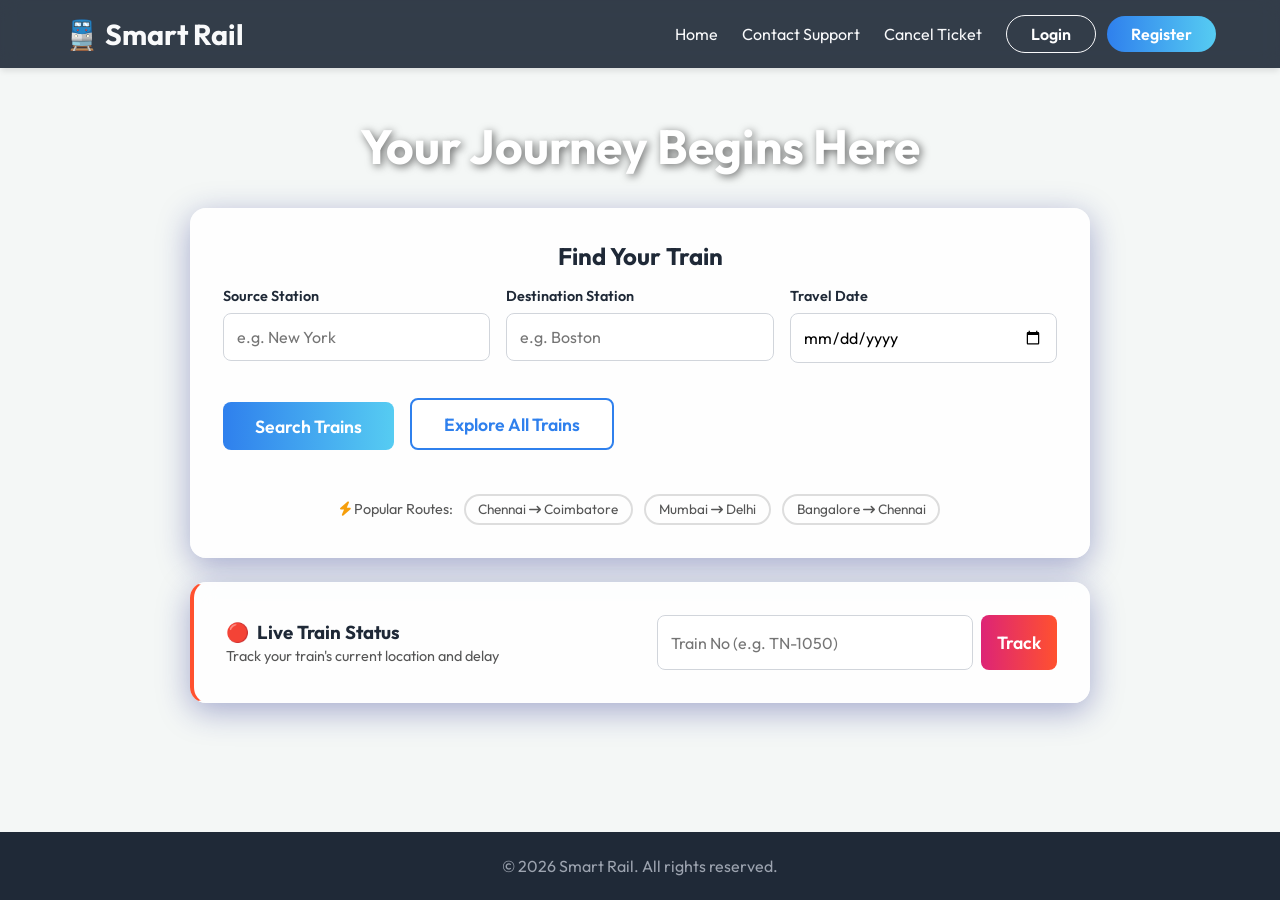
<file: index.html>
<!DOCTYPE html>
<html lang="en">
<head>
  <meta charset="UTF-8">
  <meta name="viewport" content="width=device-width, initial-scale=1.0">
  <title>Smart Rail | Home</title>
  <link rel="stylesheet" href="./css/index.css">
  <link rel="stylesheet" href="https://cdnjs.cloudflare.com/ajax/libs/font-awesome/6.0.0/css/all.min.css">
</head>
<body>
  <nav>
    <a href="index.html" class="logo">
      🚆 Smart Rail
    </a>
    <ul id="nav-links">
      <li><a href="index.html">Home</a></li>
      <li><a href="contact.html">Contact Support</a></li>
      <li><a href="cancel.html">Cancel Ticket</a></li>
      <li id="auth-link">
        <a href="login.html" class="btn-nav" style="background:transparent; border: 1px solid var(--text-light); margin-right: 0.5rem;">Login</a>
        <a href="login.html?action=register" class="btn-nav">Register</a>
      </li>
    </ul>
  </nav>

  <main>
    <h1 class="hero-title">Your Journey Begins Here</h1>
    
    <div class="glass-panel" style="width: 100%; max-width: 900px;">
      <h2 class="text-center">Find Your Train</h2>
      <form id="search-form" style="display: flex; gap: 1rem; flex-wrap: wrap;">
        <div class="form-group" style="flex: 1; min-width: 200px;">
          <label for="source">Source Station</label>
          <input type="text" id="source" class="form-control" placeholder="e.g. New York">
        </div>
        <div class="form-group" style="flex: 1; min-width: 200px;">
          <label for="destination">Destination Station</label>
          <input type="text" id="destination" class="form-control" placeholder="e.g. Boston">
        </div>
        <div class="form-group" style="flex: 1; min-width: 200px;">
          <label for="date">Travel Date</label>
          <input type="date" id="date" class="form-control">
        </div>
        <div class="form-group" style="display: flex; align-items: flex-end; gap: 1rem;">
          <button type="submit" class="btn" style="width: auto; padding: 0.8rem 2rem;">Search Trains</button>
          <button type="button" id="explore-btn" class="btn btn-outline" style="width: auto; padding: 0.8rem 2rem; background: white;">Explore All Trains</button>
        </div>
      </form>
      
      <!-- Popular Routes -->
      <div style="margin-top: 1.5rem; text-align: center;">
        <span style="font-size: 0.9rem; color: #555; margin-right: 0.5rem;"><i class="fa-solid fa-bolt" style="color: #F59E0B;"></i> Popular Routes:</span>
        <button class="btn-outline" style="border-radius: 20px; padding: 0.3rem 0.8rem; font-size: 0.85rem; border-color: #ddd; color: #555; cursor: pointer; margin-right: 0.5rem;" onclick="quickSearch('Chennai', 'Coimbatore')">Chennai <i class="fa-solid fa-arrow-right-long" style="font-size:0.75rem;"></i> Coimbatore</button>
        <button class="btn-outline" style="border-radius: 20px; padding: 0.3rem 0.8rem; font-size: 0.85rem; border-color: #ddd; color: #555; cursor: pointer; margin-right: 0.5rem;" onclick="quickSearch('Mumbai', 'Delhi')">Mumbai <i class="fa-solid fa-arrow-right-long" style="font-size:0.75rem;"></i> Delhi</button>
        <button class="btn-outline" style="border-radius: 20px; padding: 0.3rem 0.8rem; font-size: 0.85rem; border-color: #ddd; color: #555; cursor: pointer;" onclick="quickSearch('Bangalore', 'Chennai')">Bangalore <i class="fa-solid fa-arrow-right-long" style="font-size:0.75rem;"></i> Chennai</button>
      </div>
    </div>

    <!-- Live Status Tracker (RailOne Feature) -->
    <div class="glass-panel" style="width: 100%; max-width: 900px; margin-top: 1.5rem; border-left: 4px solid var(--accent-color);">
      <div style="display: flex; justify-content: space-between; align-items: center; flex-wrap: wrap; gap: 1rem;">
        <div>
          <h3 style="margin: 0; display: flex; align-items: center; gap: 0.5rem;">
            <span style="color: var(--accent-color);">🔴</span> Live Train Status
          </h3>
          <p style="font-size: 0.9rem; color: #555; margin-top: 0.2rem;">Track your train's current location and delay</p>
        </div>
        <div style="display: flex; gap: 0.5rem; flex: 1; max-width: 400px; min-width: 250px;">
          <input type="text" id="live-train-number" class="form-control" placeholder="Train No (e.g. TN-1050)">
          <button id="track-btn" class="btn btn-accent" style="width: auto;">Track</button>
        </div>
      </div>
      <div id="live-status-result" style="display: none; margin-top: 1rem; padding: 1rem; background: rgba(0,0,0,0.03); border-radius: 8px;">
        <!-- Status shown here via JS -->
      </div>
    </div>

    <!-- Search Results -->
    <div id="results-container" class="train-grid">
      <!-- Cards dynamically inserted here -->
    </div>
  </main>

  <footer>
    <p>&copy; 2026 Smart Rail. All rights reserved.</p>
  </footer>

  <!-- Train Structure Modal -->
  <div class="modal-overlay" id="structure-modal" style="z-index: 1000;">
    <div class="glass-panel" style="max-width: 800px; width: 95%; text-align: left; padding: 1.5rem;">
      <div style="display:flex; justify-content:space-between; align-items:center; border-bottom: 1px solid #ddd; padding-bottom: 0.5rem; margin-bottom: 1rem;">
        <h3 style="margin: 0;">🚂 Train Composition</h3>
        <button class="btn-outline" style="padding: 0.2rem 0.5rem; border: none; font-size: 1.2rem; cursor: pointer;" onclick="document.getElementById('structure-modal').classList.remove('active')"><i class="fa-solid fa-xmark"></i></button>
      </div>
      <div id="structure-content" style="display: flex; gap: 0.5rem; overflow-x: auto; padding: 1rem 0;">
        <!-- Filled by JS -->
      </div>
    </div>
  </div>

  <!-- Seat Layout Modal -->
  <div class="modal-overlay" id="seat-modal" style="z-index: 1001;">
    <div class="glass-panel" style="max-width: 500px; width: 95%; text-align: left; padding: 1.5rem;">
      <div style="display:flex; justify-content:space-between; align-items:center; border-bottom: 1px solid #ddd; padding-bottom: 0.5rem; margin-bottom: 1rem;">
        <h3 style="margin: 0;" id="seat-modal-title">💺 Seat Layout</h3>
        <button class="btn-outline" style="padding: 0.2rem 0.5rem; border: none; font-size: 1.2rem; cursor: pointer;" onclick="document.getElementById('seat-modal').classList.remove('active')"><i class="fa-solid fa-xmark"></i></button>
      </div>
      <div id="seat-grid" style="display: grid; grid-template-columns: repeat(4, 1fr); gap: 10px; max-height: 300px; overflow-y: auto; padding-right: 5px;">
        <!-- Filled by JS -->
      </div>
      <div style="margin-top: 1rem; text-align: center; border-top: 1px solid #ddd; padding-top: 1rem;">
        <p id="selected-seat-text" style="margin-bottom: 1rem; font-weight: bold; color: var(--primary-color);">No seat selected</p>
        <button class="btn" id="book-selected-seat-btn" style="width: 100%; display: none;">Book Selected Seat</button>
      </div>
    </div>
  </div>

  <div id="toast"></div>

  <script src="./js/api.js"></script>
  <script src="./js/main.js"></script>
</body>
</html>
</file>
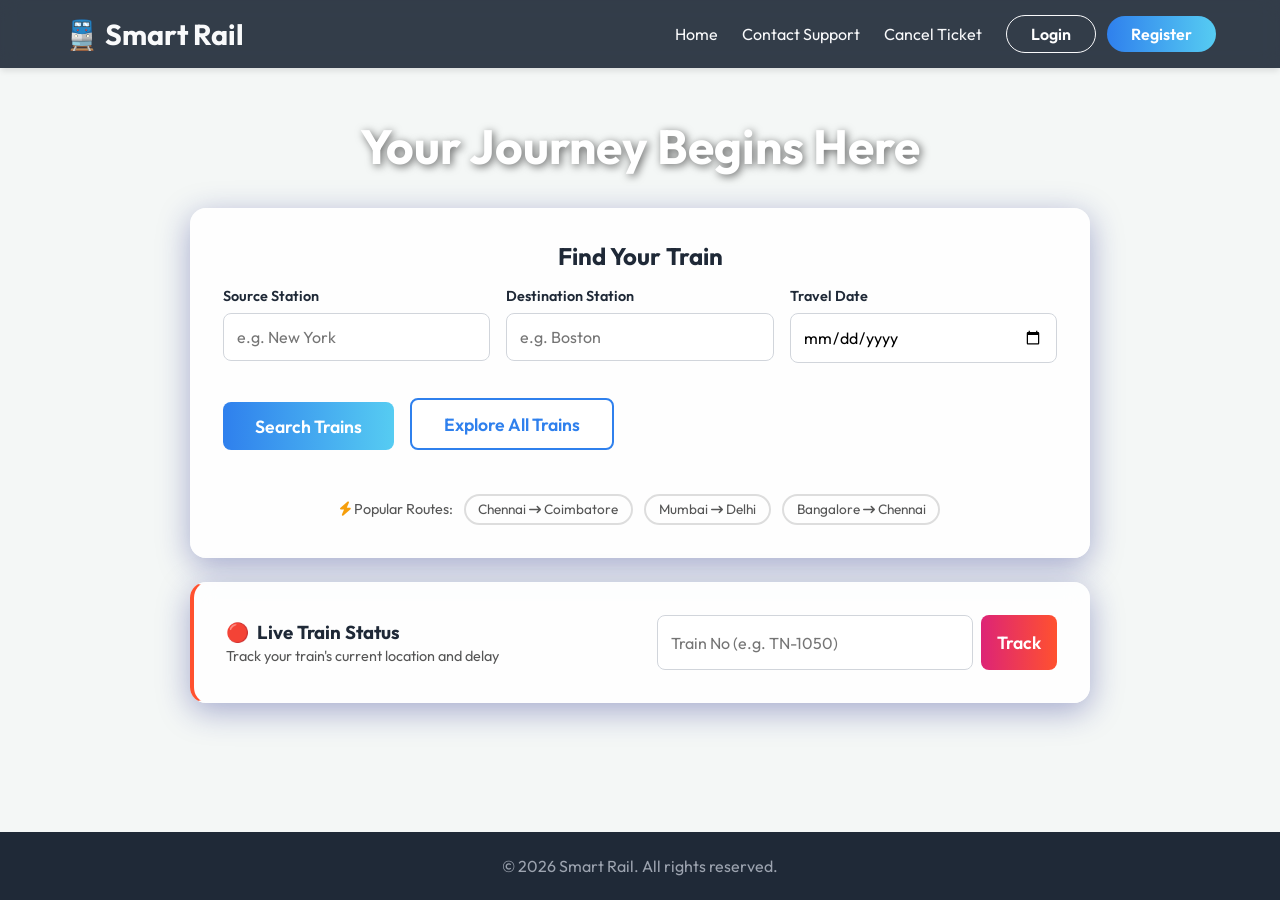
<file: booking.html>
<!DOCTYPE html>
<html lang="en">
<head>
  <meta charset="UTF-8">
  <meta name="viewport" content="width=device-width, initial-scale=1.0">
  <title>Smart Rail | Book Ticket</title>
  <link rel="stylesheet" href="./css/index.css">
</head>
<body>
  <nav>
    <a href="index.html" class="logo">🚆 Smart Rail</a>
    <ul id="nav-links">
      <li><a href="index.html">Home</a></li>
      <li id="auth-link"></li>
    </ul>
  </nav>

  <main style="align-items: center; justify-content: center;">
    <div class="glass-panel" style="max-width: 600px; width: 100%;" id="booking-container">
      <h2 class="text-center">Passenger Details</h2>
      
      <div id="train-summary" style="background: rgba(47,128,237,0.1); padding: 1rem; border-radius: 8px; margin-bottom: 1.5rem; text-align: center;">
        <!-- Filled via JS -->
      </div>
      
      <div id="preselected-seat-info" style="display:none; background: #e0f2fe; color: #0369a1; padding: 0.8rem; border-radius: 8px; margin-bottom: 1.5rem; text-align: center; border: 1px solid #bae6fd; font-weight: bold;">
        <!-- Filled via JS -->
      </div>

      <form id="passenger-form">
        <label>Add Passengers</label>
        <div id="passenger-list">
          <div class="passenger-entry" style="display:flex; gap:10px; margin-bottom:10px; flex-wrap:wrap;">
            <input type="text" class="form-control p-name" placeholder="Full Name" style="flex:2; min-width: 150px;" required>
            <input type="number" class="form-control p-age" placeholder="Age" style="flex:1; min-width: 60px;" required>
            <select class="form-control p-gender" style="flex:1; min-width: 90px;" required>
              <option value="Male">Male</option>
              <option value="Female">Female</option>
              <option value="Other">Other</option>
            </select>
            <select class="form-control p-class" style="flex:1; min-width: 90px;" required>
              <option value="Sleeper">Sleeper</option>
              <option value="3AC">3AC</option>
              <option value="2AC">2AC</option>
              <option value="1AC">1AC</option>
            </select>
          </div>
        </div>
        
        <button type="button" class="btn-outline" style="width:100%; padding: 0.5rem; border-radius: 8px; margin-bottom: 1rem;" onclick="addPassenger()">+ Add Another Passenger</button>
        
        <hr style="border: 0; border-top: 1px solid #ddd; margin: 1.5rem 0;">
        
        <div class="form-group">
          <label>Contact Number</label>
          <input type="text" id="contact" class="form-control" placeholder="10-digit mobile number" required pattern="[0-9]{10}">
        </div>

        <div style="display: flex; justify-content: space-between; align-items: center; margin-bottom: 1rem;">
          <strong style="font-size: 1.2rem;">Estimated Total:</strong>
          <strong style="font-size: 1.5rem; color: var(--primary-color);" id="live-total">₹0</strong>
        </div>

        <button type="submit" class="btn">Proceed to Payment</button>
      </form>
    </div>

    <!-- Simulating Payment Gateway -->
    <div class="glass-panel" style="max-width: 400px; width: 100%; display: none;" id="payment-container">
      <h2 class="text-center">Secure Payment</h2>
      <div class="text-center" style="margin-bottom: 1rem; font-size: 1.5rem; font-weight: bold; color: var(--primary-color);" id="pay-amount">
        ₹0
      </div>
      
      <div class="form-group">
        <label>Payment Method</label>
        <select class="form-control" id="pay-method" onchange="togglePaymentInputs()">
          <option value="card">Credit/Debit Card</option>
          <option value="upi">UPI</option>
          <option value="net">Net Banking</option>
        </select>
      </div>

      <!-- Detail Elements -->
      <div id="card-details" style="display: block;">
        <input type="text" class="form-control mb-2" placeholder="Card Number (xxxx xxxx xxxx xxxx)">
        <div style="display:flex; gap: 10px;">
          <input type="text" class="form-control" placeholder="MM/YY" style="flex:1">
          <input type="password" class="form-control" placeholder="CVV" style="flex:1" maxlength="3">
        </div>
      </div>
      
      <div id="upi-details" style="display: none; flex-direction: column; gap: 0.5rem;">
        <input type="text" class="form-control" placeholder="UPI ID (e.g. yourname@ybl)">
        <input type="password" class="form-control" placeholder="Secure UPI PIN" maxlength="6">
      </div>

      <div id="net-details" style="display: none;">
        <select class="form-control">
          <option>State Bank of India</option>
          <option>HDFC Bank</option>
          <option>ICICI Bank</option>
          <option>Axis Bank</option>
        </select>
      </div>

      <button id="pay-btn" class="btn btn-accent mt-4">Pay Now</button>
      
      <!-- Multi-step Tracking Loader -->
      <div id="pay-loader" style="display:none; margin-top: 2rem;">
        <div style="width: 100%; background: #e5e7eb; border-radius: 999px; height: 8px; overflow: hidden; margin-bottom: 1rem;">
          <div id="progress-bar" style="height: 100%; background: var(--primary-color); width: 0%; transition: width 0.5s ease;"></div>
        </div>
        <div id="pay-status-text" class="text-center" style="color:var(--text-dark); font-weight:600;">Initiating Gateway...</div>
      </div>
    </div>
    
    <!-- OTP Modal -->
    <div class="modal-overlay" id="otp-modal">
      <div class="glass-panel" style="max-width: 350px; text-align: center;">
        <h3>Authentication Required</h3>
        <p style="font-size: 0.9rem; color: #555; margin-bottom: 1rem;">Enter the 6-digit OTP sent to your registered mobile number.</p>
        <input type="text" id="otp-input" class="form-control text-center" placeholder="• • • • • •" maxlength="6" style="font-size: 1.5rem; letter-spacing: 5px;">
        <button class="btn mt-4" id="verify-otp-btn">Verify & Pay</button>
      </div>
    </div>
  </main>

  <div id="toast"></div>

  <script src="./js/api.js"></script>
  <script>
    if(window.checkAuth) window.checkAuth();
    
    // Check auth
    if (!localStorage.getItem('token')) {
      window.location.href = 'login.html';
    }

    const trainId = sessionStorage.getItem('selectedTrain');
    const travelDate = sessionStorage.getItem('travelDate');
    
    if (!trainId || !travelDate) {
      window.location.href = 'index.html';
    }

    document.getElementById('train-summary').innerHTML = `<strong>Travel Date:</strong> ${travelDate}`;

    function togglePaymentInputs() {
      const method = document.getElementById('pay-method').value;
      const card = document.getElementById('card-details');
      const upi = document.getElementById('upi-details');
      const net = document.getElementById('net-details');

      card.style.display = 'none';
      upi.style.display = 'none';
      net.style.display = 'none';

      if (method === 'card') card.style.display = 'block';
      if (method === 'upi') upi.style.display = 'flex';
      if (method === 'net') net.style.display = 'block';
    }

    function addPassenger() {
      const div = document.createElement('div');
      div.className = 'passenger-entry';
      div.style = 'display:flex; gap:10px; margin-bottom:10px; flex-wrap:wrap;';
      div.innerHTML = `
        <input type="text" class="form-control p-name" placeholder="Full Name" style="flex:2; min-width: 150px;" required>
        <input type="number" class="form-control p-age" placeholder="Age" style="flex:1; min-width: 60px;" required>
        <select class="form-control p-gender" style="flex:1; min-width: 90px;" required>
          <option value="Male">Male</option>
          <option value="Female">Female</option>
          <option value="Other">Other</option>
        </select>
        <select class="form-control p-class" style="flex:1; min-width: 90px;" required onchange="updateLiveAmount()">
          <option value="Sleeper">Sleeper</option>
          <option value="3AC">3AC</option>
          <option value="2AC">2AC</option>
          <option value="1AC">1AC</option>
        </select>
      `;
      document.getElementById('passenger-list').appendChild(div);
      updateLiveAmount();
    }

    function updateLiveAmount() {
      const trainPrice = parseInt(sessionStorage.getItem('trainPrice')) || 500;
      let totalAmount = 0;
      document.querySelectorAll('.passenger-entry').forEach(entry => {
        const classType = entry.querySelector('.p-class').value;
        const multiplier = classType === '1AC' ? 4 : classType === '2AC' ? 3 : classType === '3AC' ? 2 : 1;
        totalAmount += (trainPrice * multiplier);
      });
      document.getElementById('live-total').innerText = '₹' + totalAmount;
    }

    // Attach listener to initial passenger entry
    document.querySelector('.p-class').addEventListener('change', updateLiveAmount);
    
    // Initial call
    updateLiveAmount();

    // Check for pre-selected seats
    const preCoach = sessionStorage.getItem('selectedCoach');
    const preSeatsStr = sessionStorage.getItem('selectedSeats');
    const preClass = sessionStorage.getItem('selectedClass');

    let preSeats = [];
    if (preSeatsStr) {
      preSeats = JSON.parse(preSeatsStr);
    }

    if (preCoach && preSeats.length > 0 && preClass) {
      document.getElementById('preselected-seat-info').style.display = 'block';
      document.getElementById('preselected-seat-info').innerText = `✓ Direct Booking: Coach ${preCoach}, Seat(s) ${preSeats.join(', ')} reserved. Please fill passenger details for each seat.`;
      
      for (let i = 1; i < preSeats.length; i++) {
        addPassenger();
      }

      const classSelects = document.querySelectorAll('.p-class');
      classSelects.forEach((select, idx) => {
        if (idx < preSeats.length) {
          select.value = preClass;
          select.style.pointerEvents = 'none';
          select.style.background = '#e9ecef';
        }
      });
      updateLiveAmount();
    }

    let bookingPayload = null;

    document.getElementById('passenger-form').addEventListener('submit', (e) => {
      e.preventDefault();
      
      const trainPrice = parseInt(sessionStorage.getItem('trainPrice')) || 500;
      const passengers = [];
      const entries = document.querySelectorAll('.passenger-entry');
      let totalAmount = 0;

      entries.forEach((entry, index) => {
        const classType = entry.querySelector('.p-class').value;
        const multiplier = classType === '1AC' ? 4 : classType === '2AC' ? 3 : classType === '3AC' ? 2 : 1;
        totalAmount += (trainPrice * multiplier);

        const passObj = {
          name: entry.querySelector('.p-name').value,
          age: parseInt(entry.querySelector('.p-age').value),
          gender: entry.querySelector('.p-gender').value,
          classType: classType
        };

        // Attach pre-selected seat to each passenger mapped
        if (index < preSeats.length && preCoach) {
          passObj.coach = preCoach;
          passObj.seatNumber = parseInt(preSeats[index]);
        }

        passengers.push(passObj);
      });

      const contactNumber = document.getElementById('contact').value;

      bookingPayload = {
        trainId,
        travelDate,
        passengers,
        contactNumber,
        totalAmount
      };

      // Switch to payment view
      document.getElementById('booking-container').style.display = 'none';
      document.getElementById('payment-container').style.display = 'block';
      document.getElementById('pay-amount').innerText = '₹' + totalAmount;
    });

    // Proceed to OTP Prompt
    document.getElementById('pay-btn').addEventListener('click', () => {
      document.getElementById('otp-modal').classList.add('active');
    });

    // Simulate Multi-step gateway processing
    document.getElementById('verify-otp-btn').addEventListener('click', async () => {
      const otp = document.getElementById('otp-input').value;
      if (otp.length < 4) {
        return window.showToast('Please enter a valid OTP', true);
      }

      document.getElementById('otp-modal').classList.remove('active');
      const btn = document.getElementById('pay-btn');
      const loader = document.getElementById('pay-loader');
      const pBar = document.getElementById('progress-bar');
      const pText = document.getElementById('pay-status-text');
      
      btn.style.display = 'none';
      loader.style.display = 'block';

      // Simulating Payment Steps
      pBar.style.width = '20%';
      pText.innerText = 'Contacting Bank Server...';
      
      setTimeout(() => {
        pBar.style.width = '60%';
        pText.innerText = 'Verifying Security Tokens...';
      }, 1000);

      setTimeout(() => {
        pBar.style.width = '85%';
        pText.innerText = 'Processing Transaction...';
      }, 2500);

      setTimeout(async () => {
        try {
          const res = await window.api.bookings.create(bookingPayload);
          pBar.style.width = '100%';
          pBar.style.background = '#10B981'; // Green
          pText.style.color = '#10B981';
          pText.innerText = 'Payment Successful! Redirecting...';

          sessionStorage.setItem('lastPNR', res.booking.pnr);
          sessionStorage.removeItem('selectedCoach');
          sessionStorage.removeItem('selectedSeats');
          sessionStorage.removeItem('selectedClass');
          
          setTimeout(() => {
            window.location.href = 'ticket.html';
          }, 1000);

        } catch (err) {
          window.showToast(err.message, true);
          btn.style.display = 'block';
          loader.style.display = 'none';
          pBar.style.width = '0%';
        }
      }, 4000);
    });
  </script>
</body>
</html>
</file>
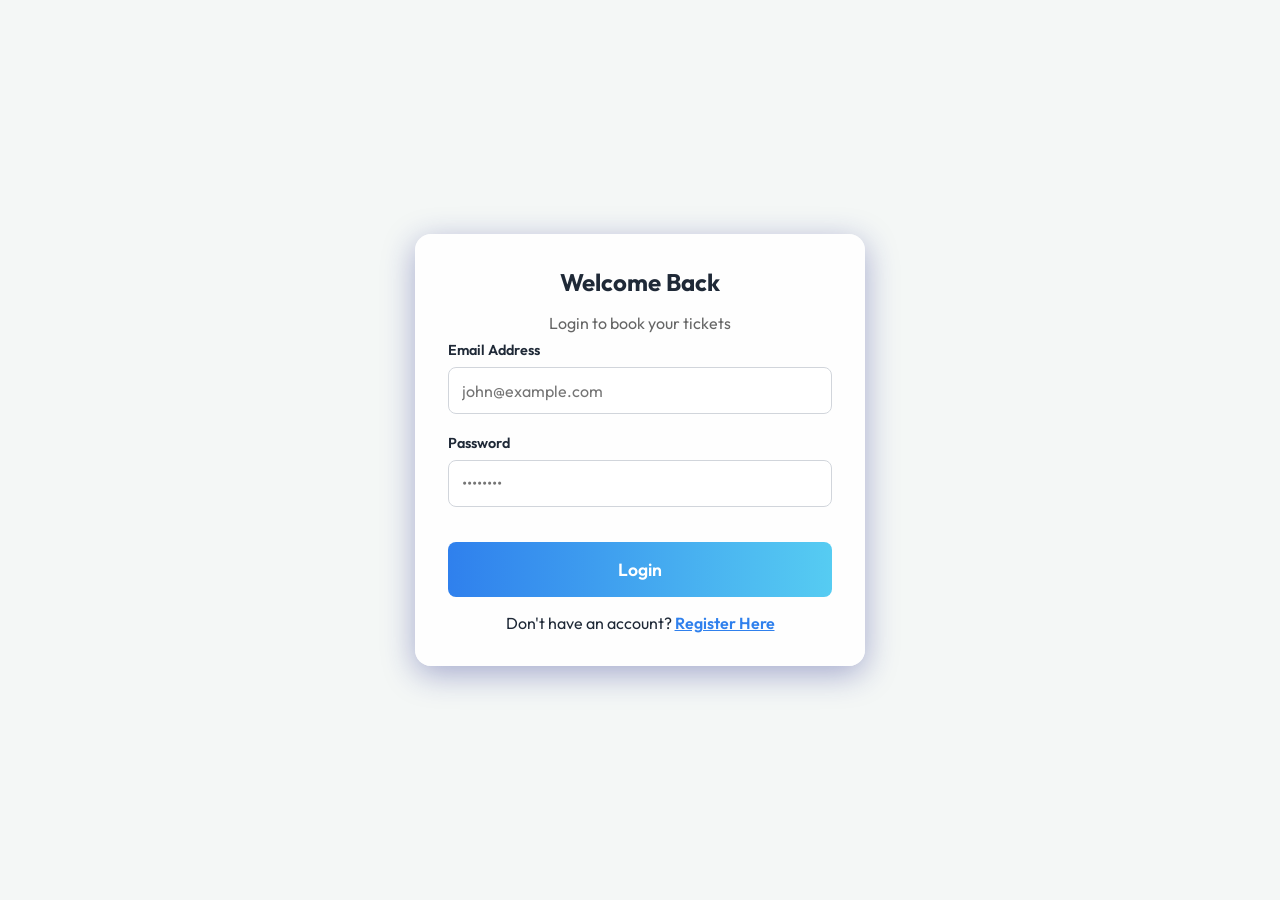
<file: cancel.html>
<!DOCTYPE html>
<html lang="en">
<head>
  <meta charset="UTF-8">
  <meta name="viewport" content="width=device-width, initial-scale=1.0">
  <title>Smart Rail | Cancel Ticket</title>
  <link rel="stylesheet" href="./css/index.css">
</head>
<body>
  <nav>
    <a href="index.html" class="logo">🚆 Smart Rail</a>
    <ul id="nav-links">
      <li><a href="index.html">Home</a></li>
      <li id="auth-link"></li>
    </ul>
  </nav>

  <main style="align-items: center; justify-content: center;">
    <div class="glass-panel" style="max-width: 500px; width: 100%;">
      <h2 class="text-center" style="color: var(--accent-color);">Cancel Ticket</h2>
      <p class="text-center mb-4 text-dark">Enter your PNR details to cancel</p>

      <div class="form-group">
        <label>PNR Number</label>
        <input type="text" id="cancel-pnr" class="form-control" placeholder="e.g. PNR12345678" required>
      </div>

      <button class="btn btn-accent" id="search-cancel-btn">Find Booking</button>

      <div id="cancel-details" style="display: none; margin-top: 2rem; border-top: 1px solid #ccc; padding-top: 1rem;">
        <h3>Booking Summary</h3>
        <p><strong>Train:</strong> <span id="c-train"></span> (<span id="c-status"></span>)</p>
        <p><strong>Date:</strong> <span id="c-date"></span></p>
        <p><strong>Original Amount:</strong> ₹<span id="c-amt"></span></p>

        <div id="passenger-list" style="margin-top: 1.5rem;">
          <h4 style="margin-bottom: 0.5rem; color: var(--primary-color);">Select Passengers to Cancel</h4>
          <div id="passengers-container"></div>
        </div>

        <button class="btn btn-outline mt-4" style="border-color:var(--accent-color); color:var(--accent-color);" onclick="confirmCancellation()">Confirm Cancellation</button>
      </div>
    </div>
  </main>

  <div id="toast"></div>

  <script src="./js/api.js"></script>
  <script>
    if(window.checkAuth) window.checkAuth();
    
    if (!localStorage.getItem('token')) {
      window.location.href = 'login.html';
    }

    let fetchedPNR = null;

    document.getElementById('search-cancel-btn').addEventListener('click', async () => {
      const pnr = document.getElementById('cancel-pnr').value;
      if(!pnr) return window.showToast('Enter PNR first', true);

      try {
        const { booking } = await window.api.bookings.getByPNR(pnr);
        
        document.getElementById('cancel-details').style.display = 'block';
        document.getElementById('c-train').innerText = booking.train.trainName;
        document.getElementById('c-date').innerText = booking.travelDate;
        document.getElementById('c-amt').innerText = booking.totalAmount;
        document.getElementById('c-status').innerText = booking.status;
        
        const container = document.getElementById('passengers-container');
        container.innerHTML = '';
        
        booking.passengers.forEach(p => {
          const div = document.createElement('div');
          div.style.borderBottom = '1px solid #eee';
          
          const isCancelled = p.status === 'Cancelled';
          
          div.innerHTML = `
            <label style="display: flex; align-items: center; padding: 0.8rem; cursor: ${isCancelled ? 'default' : 'pointer'}; width: 100%;">
              <input type="checkbox" value="${p._id}" class="pass-check" ${isCancelled ? 'disabled' : ''} style="margin-right: 1.2rem; width: 22px; height: 22px; cursor: ${isCancelled ? 'default' : 'pointer'};">
              <div style="flex-grow: 1;">
                <div style="font-weight: 600; color: var(--text-dark); font-size: 1.05rem;">${p.name}</div>
                <div style="font-size: 0.9rem; color: #666;">${p.age} yrs | ${p.gender} | Seat: ${p.coach}-${p.seatNumber}</div>
                <div style="font-size: 0.85rem; margin-top: 0.2rem;">
                  Status: <span style="color: ${isCancelled ? 'var(--accent-color)' : '#10B981'}; font-weight: 700;">${p.status}</span>
                </div>
              </div>
            </label>
          `;
          container.appendChild(div);
        });

        if (booking.status === 'Cancelled') {
          document.getElementById('c-status').style.color = 'var(--accent-color)';
          window.showToast('This booking is fully cancelled', true);
          document.querySelector('#cancel-details button').style.display = 'none';
        } else {
          document.querySelector('#cancel-details button').style.display = 'block';
        }

        fetchedPNR = pnr;
      } catch(err) {
        window.showToast(err.message, true);
      }
    });

    window.confirmCancellation = async () => {
      if(!fetchedPNR) return;
      
      const selectedPassIds = Array.from(document.querySelectorAll('.pass-check:checked')).map(cb => cb.value);
      
      if (selectedPassIds.length === 0) {
        return window.showToast('Please select at least one passenger to cancel', true);
      }

      if(confirm(`Are you sure you want to cancel ${selectedPassIds.length} passenger(s)? This cannot be undone.`)) {
        try {
          await window.api.bookings.cancel(fetchedPNR, selectedPassIds);
          window.showToast('Selected tickets cancelled successfully.');
          // Refresh the view
          document.getElementById('search-cancel-btn').click();
        } catch(err) {
          window.showToast(err.message, true);
        }
      }
    }
  </script>
</body>
</html>
</file>
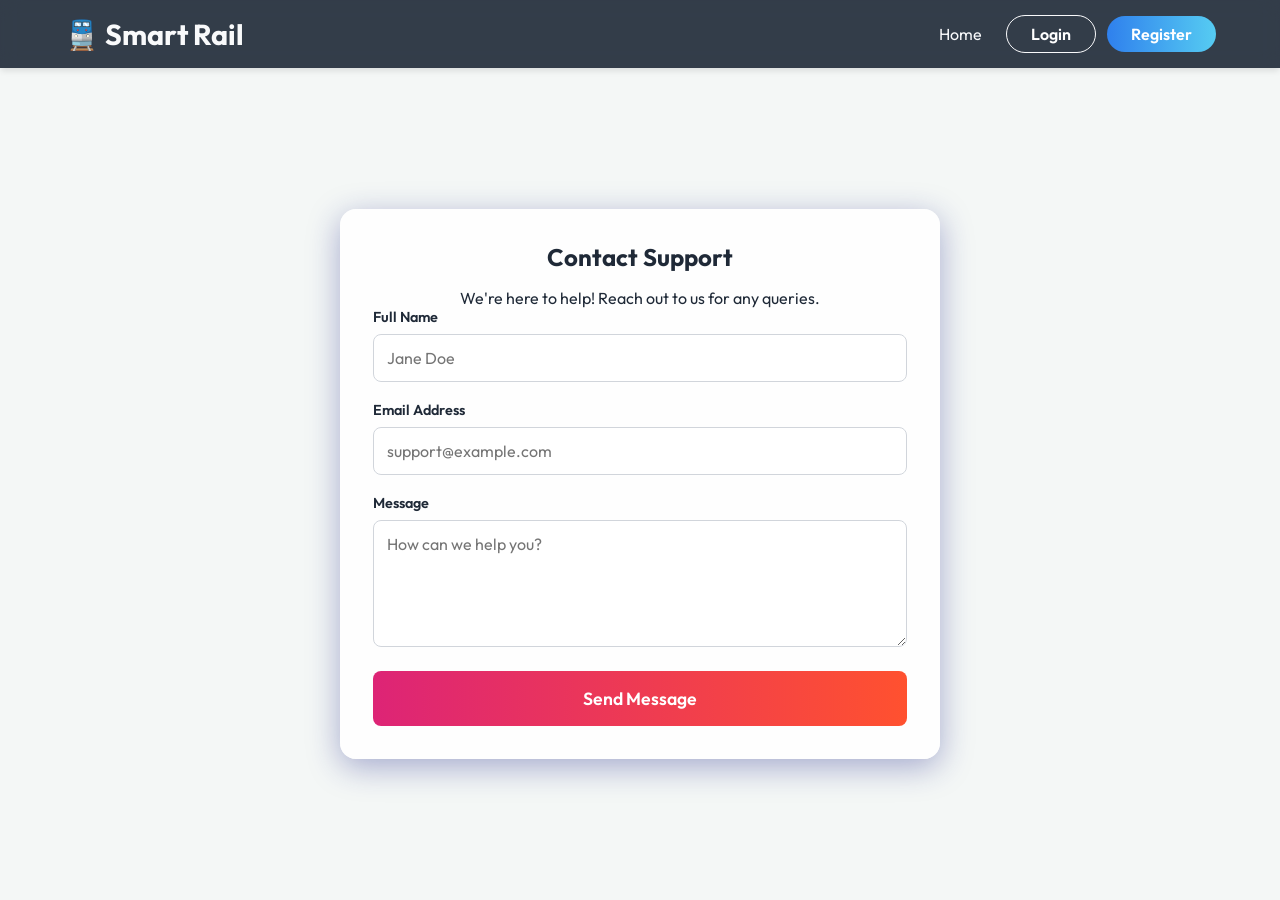
<file: contact.html>
<!DOCTYPE html>
<html lang="en">
<head>
  <meta charset="UTF-8">
  <meta name="viewport" content="width=device-width, initial-scale=1.0">
  <title>Smart Rail | Contact Us</title>
  <link rel="stylesheet" href="./css/index.css">
</head>
<body>
  <nav>
    <a href="index.html" class="logo">🚆 Smart Rail</a>
    <ul id="nav-links">
      <li><a href="index.html">Home</a></li>
      <li id="auth-link"></li>
    </ul>
  </nav>

  <main style="align-items: center; justify-content: center;">
    <div class="glass-panel" style="max-width: 600px; width: 100%;">
      <h2 class="text-center">Contact Support</h2>
      <p class="text-center mb-4">We're here to help! Reach out to us for any queries.</p>

      <form id="contact-form">
        <div class="form-group">
          <label>Full Name</label>
          <input type="text" class="form-control" required placeholder="Jane Doe">
        </div>
        <div class="form-group">
          <label>Email Address</label>
          <input type="email" class="form-control" required placeholder="support@example.com">
        </div>
        <div class="form-group">
          <label>Message</label>
          <textarea class="form-control" rows="5" required placeholder="How can we help you?"></textarea>
        </div>
        <button type="submit" class="btn btn-accent">Send Message</button>
      </form>
    </div>
  </main>

  <div id="toast"></div>

  <script src="./js/api.js"></script>
  <script>
    if(window.checkAuth) window.checkAuth();
    
    document.getElementById('contact-form').addEventListener('submit', (e) => {
      e.preventDefault();
      window.showToast("Message sent successfully! Our support team will get back to you.", false);
      e.target.reset();
    });
  </script>
</body>
</html>
</file>
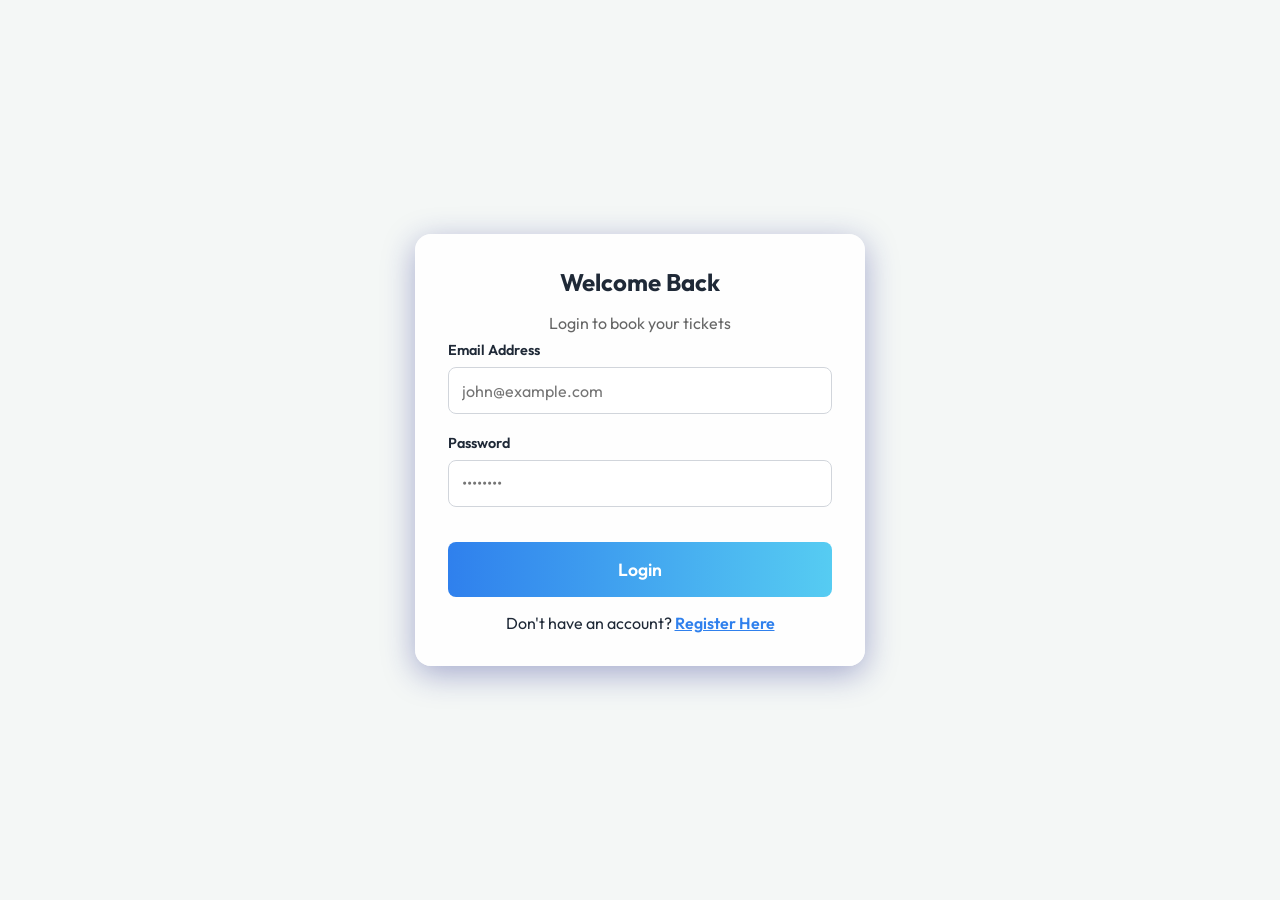
<file: login.html>
<!DOCTYPE html>
<html lang="en">
<head>
  <meta charset="UTF-8">
  <meta name="viewport" content="width=device-width, initial-scale=1.0">
  <title>Smart Rail | Auth</title>
  <link rel="stylesheet" href="./css/index.css">
</head>
<body style="align-items: center; justify-content: center; min-height: 100vh;">

  <div class="glass-panel auth-container">
    <h2 class="text-center" id="form-title">Welcome Back</h2>
    <p class="text-center mb-2" style="color: #666;" id="form-subtitle">Login to book your tickets</p>
    
    <form id="auth-form">
      <div class="form-group" id="name-group" style="display: none;">
        <label for="name">Full Name</label>
        <input type="text" id="name" class="form-control" placeholder="John Doe">
      </div>
      <div class="form-group">
        <label for="email">Email Address</label>
        <input type="email" id="email" class="form-control" placeholder="john@example.com" required>
      </div>
      <div class="form-group">
        <label for="password">Password</label>
        <input type="password" id="password" class="form-control" placeholder="••••••••" required>
      </div>
      
      <button type="submit" class="btn" id="submit-btn" style="margin-top: 1rem;">Login</button>
    </form>
    
    <div class="text-center mt-4">
      <span id="toggle-text">Don't have an account? <a href="#" id="toggle-form" style="color: var(--primary-color); font-weight:600;">Register Here</a></span>
    </div>
  </div>

  <div id="toast"></div>

  <script src="./js/api.js"></script>
  <script>
    let isLogin = true;
    const urlParams = new URLSearchParams(window.location.search);
    if(urlParams.get('action') === 'register') {
      isLogin = false;
    }

    const form = document.getElementById('auth-form');
    const toggleBtn = document.getElementById('toggle-form');
    const nameGroup = document.getElementById('name-group');
    const formTitle = document.getElementById('form-title');
    const formSubtitle = document.getElementById('form-subtitle');
    const submitBtn = document.getElementById('submit-btn');
    const toggleText = document.getElementById('toggle-text');

    const updateFormUI = () => {
      if (isLogin) {
        nameGroup.style.display = 'none';
        formTitle.innerText = 'Welcome Back';
        formSubtitle.innerText = 'Login to book your tickets';
        submitBtn.innerText = 'Login';
        toggleText.innerHTML = `Don't have an account? <a href="#" id="toggle-form" style="color: var(--primary-color); font-weight:600;" onclick="arguments[0].preventDefault(); isLogin=false; updateFormUI();">Register Here</a>`;
      } else {
        nameGroup.style.display = 'block';
        formTitle.innerText = 'Create Account';
        formSubtitle.innerText = 'Join Smart Rail today';
        submitBtn.innerText = 'Register';
        toggleText.innerHTML = `Already have an account? <a href="#" id="toggle-form" style="color: var(--primary-color); font-weight:600;" onclick="arguments[0].preventDefault(); isLogin=true; updateFormUI();">Login Here</a>`;
      }
    };

    updateFormUI();

    toggleBtn.addEventListener('click', (e) => {
      e.preventDefault();
      isLogin = !isLogin;
      updateFormUI();
    });

    form.addEventListener('submit', async (e) => {
      e.preventDefault();
      const email = document.getElementById('email').value;
      const password = document.getElementById('password').value;
      const name = document.getElementById('name').value;

      try {
        let res;
        if (isLogin) {
          res = await window.api.auth.login(email, password);
        } else {
          // Defaults to user role. Admin must be set via DB manually for security or via special secret.
          res = await window.api.auth.register(name, email, password, 'user');
        }

        localStorage.setItem('token', res.token);
        localStorage.setItem('user', JSON.stringify({ name: res.name, email: res.email, role: res.role, _id: res._id }));
        
        window.showToast('Authentication Successful!');
        setTimeout(() => {
          if (res.role === 'admin') window.location.href = 'admin.html';
          else window.location.href = 'index.html';
        }, 1000);
      } catch (err) {
        window.showToast(err.message, true);
      }
    });
  </script>
</body>
</html>
</file>
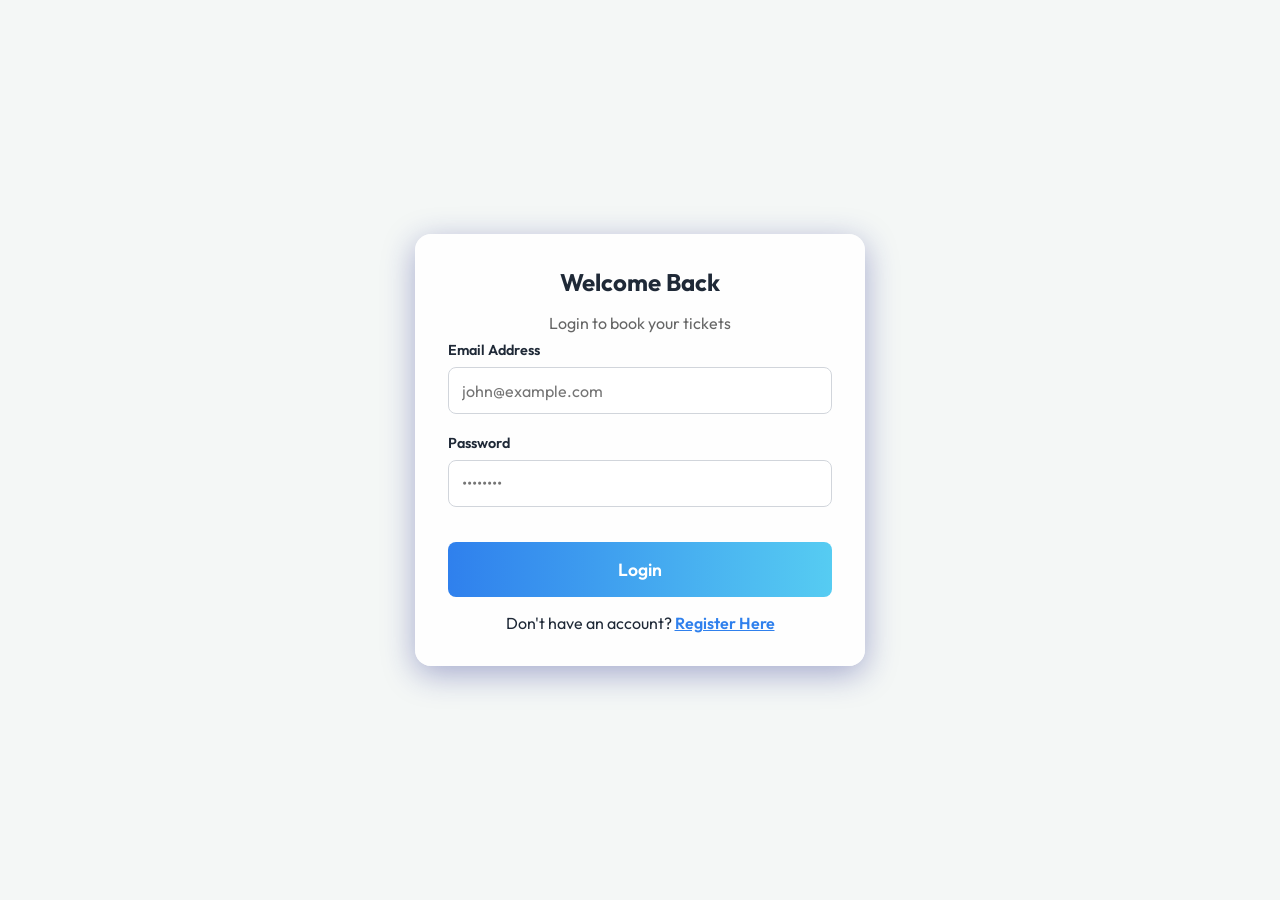
<file: profile.html>
<!DOCTYPE html>
<html lang="en">
<head>
  <meta charset="UTF-8">
  <meta name="viewport" content="width=device-width, initial-scale=1.0">
  <title>Smart Rail | My Profile</title>
  <link rel="stylesheet" href="./css/index.css">
  <link rel="stylesheet" href="https://cdnjs.cloudflare.com/ajax/libs/font-awesome/6.0.0/css/all.min.css">
</head>
<body>
  <nav>
    <a href="index.html" class="logo"><i class="fa-solid fa-train"></i> Smart Rail</a>
    <ul id="nav-links">
      <li><a href="index.html">Home</a></li>
      <li id="auth-link"></li>
    </ul>
  </nav>

  <main style="align-items: center;">
    <div class="glass-panel" style="max-width: 900px; width: 100%;">
      <h2><i class="fa-solid fa-user-circle"></i> My Dashboard</h2>
      <p style="color: #666; margin-bottom: 2rem;">View all your past and upcoming reservations here.</p>

      <div id="loader" class="text-center" style="padding: 3rem;">
        <i class="fa-solid fa-circle-notch fa-spin fa-3x" style="color: var(--primary-color);"></i>
      </div>

      <div id="no-bookings" class="text-center" style="display: none; padding: 2rem;">
        <h3>No bookings found!</h3>
        <p>You haven't booked any tickets yet.</p>
        <button class="btn mt-4" style="width: 200px;" onclick="window.location.href='index.html'">Book a Ticket</button>
      </div>

      <div id="bookings-list" style="display: flex; flex-direction: column; gap: 1rem;">
        <!-- Bookings injected natively via JS -->
      </div>
    </div>
  </main>

  <div id="toast"></div>

  <script src="./js/api.js"></script>
  <script>
    if(window.checkAuth) window.checkAuth();
    
    if (!localStorage.getItem('token')) {
      window.location.href = 'login.html';
    }

    async function loadBookings() {
      const loader = document.getElementById('loader');
      const container = document.getElementById('bookings-list');
      const emptyState = document.getElementById('no-bookings');
      
      try {
        const bookings = await window.api.bookings.getMyBookings();
        loader.style.display = 'none';

        if (bookings.length === 0) {
          emptyState.style.display = 'block';
          return;
        }

        bookings.forEach(b => {
          const isCancelled = b.status === 'Cancelled';
          const badgeColor = isCancelled ? 'var(--accent-color)' : '#10B981';
          
          let tName = "Unknown Train";
          let tSrc = "Unknown";
          let tDst = "Unknown";
          let tNum = "----";
          
          if(b.train) {
              tName = b.train.trainName;
              tNum = b.train.trainNumber;
              tSrc = b.train.source;
              tDst = b.train.destination;
          }

          const bCard = document.createElement('div');
          bCard.style = `border: 1px solid #eee; border-radius: 8px; padding: 1.5rem; background: white; border-left: 5px solid ${badgeColor}; display: flex; justify-content: space-between; flex-wrap: wrap; gap: 1rem;`;
          
          bCard.innerHTML = `
            <div>
              <h3 style="margin-bottom: 0.5rem;"><i class="fa-solid fa-ticket"></i> PNR: ${b.pnr}</h3>
              <p><strong>Train:</strong> ${tName} (${tNum})</p>
              <p><strong>Route:</strong> ${tSrc} <i class="fa-solid fa-arrow-right"></i> ${tDst}</p>
              <p><strong>Travel Date:</strong> ${b.travelDate}</p>
              <p><strong>Passengers:</strong> ${b.passengers.length} Person(s)</p>
            </div>
            <div style="text-align: right; display: flex; flex-direction: column; justify-content: space-between;">
              <div>
                <span style="background: ${badgeColor}20; color: ${badgeColor}; padding: 0.3rem 0.8rem; border-radius: 20px; font-weight: 600; font-size: 0.85rem;">${b.status}</span>
                <h3 style="margin-top: 1rem;">₹${b.totalAmount}</h3>
              </div>
              <div>
                <button class="btn btn-outline" style="padding: 0.4rem 1rem; width: 100%; margin-bottom: 0.5rem;" onclick="viewTicket('${b.pnr}')">View Ticket</button>
                ${!isCancelled ? `<button class="btn btn-outline" style="padding: 0.4rem 1rem; width: 100%; border-color: var(--accent-color); color: var(--accent-color);" onclick="cancelTicketDash('${b.pnr}')">Cancel Ticket</button>` : ''}
              </div>
            </div>
          `;
          container.appendChild(bCard);
        });
      } catch (err) {
        loader.style.display = 'none';
        window.showToast("Failed to load bookings: " + err.message, true);
      }
    }

    window.viewTicket = (pnr) => {
      sessionStorage.setItem('lastPNR', pnr);
      window.location.href = 'ticket.html';
    };

    window.cancelTicketDash = async (pnr) => {
      if(confirm('Are you absolutely sure you want to cancel this booking? This cannot be undone.')) {
        try {
          await window.api.bookings.cancel(pnr);
          window.showToast('Booking Cancelled Successfully!');
          document.getElementById('bookings-list').innerHTML = '';
          document.getElementById('loader').style.display = 'block';
          loadBookings();
        } catch(err) {
          window.showToast(err.message, true);
        }
      }
    };

    loadBookings();
  </script>
</body>
</html>
</file>
<file: css/index.css>
/* Import Modern Google Fonts */
@import url('https://fonts.googleapis.com/css2?family=Outfit:wght@300;400;600;700&display=swap');

:root {
  --primary-color: #2F80ED;
  --secondary-color: #56CCF2;
  --accent-color: #FF512F;
  --bg-color: #f4f7f6;
  --text-dark: #1F2937;
  --text-light: #F9FAFB;
  --card-bg: rgba(255, 255, 255, 0.85);
  --glass-border: rgba(255, 255, 255, 0.18);
  --glass-shadow: 0 8px 32px 0 rgba(31, 38, 135, 0.37);
}

* {
  box-sizing: border-box;
  margin: 0;
  padding: 0;
  font-family: 'Outfit', sans-serif;
}

body {
  background: var(--bg-color);
  color: var(--text-dark);
  min-height: 100vh;
  display: flex;
  flex-direction: column;
  background-image: url('https://images.unsplash.com/photo-1474487548417-781cb71495f3?q=80&w=2696&auto=format&fit=crop');
  background-size: cover;
  background-position: center;
  background-attachment: fixed;
}

/* Glassmorphism utility */
.glass-panel {
  background: var(--card-bg);
  backdrop-filter: blur(12px);
  -webkit-backdrop-filter: blur(12px);
  border-radius: 16px;
  border: 1px solid var(--glass-border);
  box-shadow: var(--glass-shadow);
  padding: 2rem;
}

/* Navigation Bar */
nav {
  padding: 1rem 5%;
  display: flex;
  justify-content: space-between;
  align-items: center;
  background: rgba(31, 41, 55, 0.9);
  backdrop-filter: blur(10px);
  position: sticky;
  top: 0;
  z-index: 100;
  box-shadow: 0 4px 6px -1px rgba(0, 0, 0, 0.1);
}

.logo {
  font-size: 1.8rem;
  font-weight: 700;
  color: var(--text-light);
  text-decoration: none;
  display: flex;
  align-items: center;
  gap: 10px;
}

nav ul {
  list-style: none;
  display: flex;
  gap: 1.5rem;
  align-items: center;
}

nav a {
  color: var(--text-light);
  text-decoration: none;
  font-weight: 400;
  transition: color 0.3s ease;
}

nav a:hover {
  color: var(--secondary-color);
}

.btn-nav {
  background: linear-gradient(to right, var(--primary-color), var(--secondary-color));
  padding: 0.5rem 1.5rem;
  border-radius: 20px;
  font-weight: 600;
  color: white !important;
  transition: transform 0.3s ease, box-shadow 0.3s ease;
}

.btn-nav:hover {
  transform: translateY(-2px);
  box-shadow: 0 4px 12px rgba(47, 128, 237, 0.4);
}

/* Main Container */
main {
  flex: 1;
  padding: 3rem 5%;
  display: flex;
  flex-direction: column;
  align-items: center;
}

/* Typography styles */
h1, h2, h3 {
  margin-bottom: 1rem;
  color: var(--text-dark);
}

.hero-title {
  font-size: 3rem;
  text-align: center;
  color: white;
  text-shadow: 2px 2px 8px rgba(0,0,0,0.6);
  margin-bottom: 2rem;
}

/* Forms */
.form-group {
  margin-bottom: 1.2rem;
}

.form-group label {
  display: block;
  margin-bottom: 0.5rem;
  font-weight: 600;
  font-size: 0.9rem;
}

.form-control {
  width: 100%;
  padding: 0.8rem;
  border: 1px solid #d1d5db;
  border-radius: 8px;
  font-size: 1rem;
  background: rgba(255, 255, 255, 0.9);
  transition: border-color 0.3s, box-shadow 0.3s;
}

.form-control:focus {
  outline: none;
  border-color: var(--primary-color);
  box-shadow: 0 0 0 3px rgba(47, 128, 237, 0.2);
}

/* Buttons */
.btn {
  width: 100%;
  padding: 1rem;
  border: none;
  border-radius: 8px;
  background: linear-gradient(to right, var(--primary-color), var(--secondary-color));
  color: white;
  font-size: 1.1rem;
  font-weight: 600;
  cursor: pointer;
  transition: transform 0.3s ease, box-shadow 0.3s ease;
}

.btn:hover {
  transform: translateY(-2px);
  box-shadow: 0 6px 16px rgba(47, 128, 237, 0.4);
}

.btn-accent {
  background: linear-gradient(to right, #DD2476, #FF512F);
}

.btn-outline {
  background: transparent;
  border: 2px solid var(--primary-color);
  color: var(--primary-color);
}
.btn-outline:hover {
  background: var(--primary-color);
  color: white;
}

/* Cards (Train List) */
.train-grid {
  display: grid;
  grid-template-columns: repeat(auto-fit, minmax(300px, 1fr));
  gap: 1.5rem;
  width: 100%;
  max-width: 1200px;
  margin-top: 2rem;
}

.train-card {
  background: var(--card-bg);
  border-radius: 12px;
  padding: 1.5rem;
  box-shadow: 0 4px 6px rgba(0,0,0,0.05);
  transition: transform 0.3s ease;
  border-left: 5px solid var(--primary-color);
}

.train-card:hover {
  transform: translateY(-5px);
  box-shadow: 0 10px 20px rgba(0,0,0,0.1);
}

.train-header {
  display: flex;
  justify-content: space-between;
  align-items: center;
  border-bottom: 1px solid #eee;
  padding-bottom: 0.5rem;
  margin-bottom: 1rem;
}

.train-route {
  display: flex;
  justify-content: space-between;
  align-items: center;
  margin-bottom: 1rem;
  font-weight: 600;
}

.route-arrow {
  color: var(--primary-color);
  font-size: 1.5rem;
}

/* Auth Pages */
.auth-container {
  max-width: 450px;
  width: 100%;
  margin: 2rem auto;
}

.text-center {
  text-align: center;
}

.mt-2 { margin-top: 0.5rem; }
.mt-4 { margin-top: 1rem; }
.mb-2 { margin-bottom: 0.5rem; }

/* Dashboard Tables */
.table-container {
  width: 100%;
  overflow-x: auto;
  background: var(--card-bg);
  border-radius: 12px;
  padding: 1rem;
}

table {
  width: 100%;
  border-collapse: collapse;
}

th, td {
  padding: 1rem;
  text-align: left;
  border-bottom: 1px solid #ddd;
}

th {
  background: rgba(47, 128, 237, 0.1);
  color: var(--primary-color);
}

/* Footer */
footer {
  background: #1F2937;
  color: #9CA3AF;
  text-align: center;
  padding: 1.5rem;
  margin-top: auto;
}

/* Modals */
.modal-overlay {
  position: fixed;
  top:0; left:0; width:100%; height:100%;
  background: rgba(0,0,0,0.6);
  backdrop-filter: blur(4px);
  display: flex;
  justify-content: center;
  align-items: center;
  z-index: 1000;
  display: none;
}
.modal-overlay.active {
  display: flex;
}

/* Notifications */
#toast {
  position: fixed;
  bottom: 20px;
  right: 20px;
  background: var(--text-dark);
  color: white;
  padding: 1rem 2rem;
  border-radius: 8px;
  box-shadow: 0 4px 12px rgba(0,0,0,0.15);
  transform: translateY(100px);
  opacity: 0;
  transition: transform 0.3s, opacity 0.3s;
  z-index: 2000;
}
#toast.show {
  transform: translateY(0);
  opacity: 1;
}
</file>
